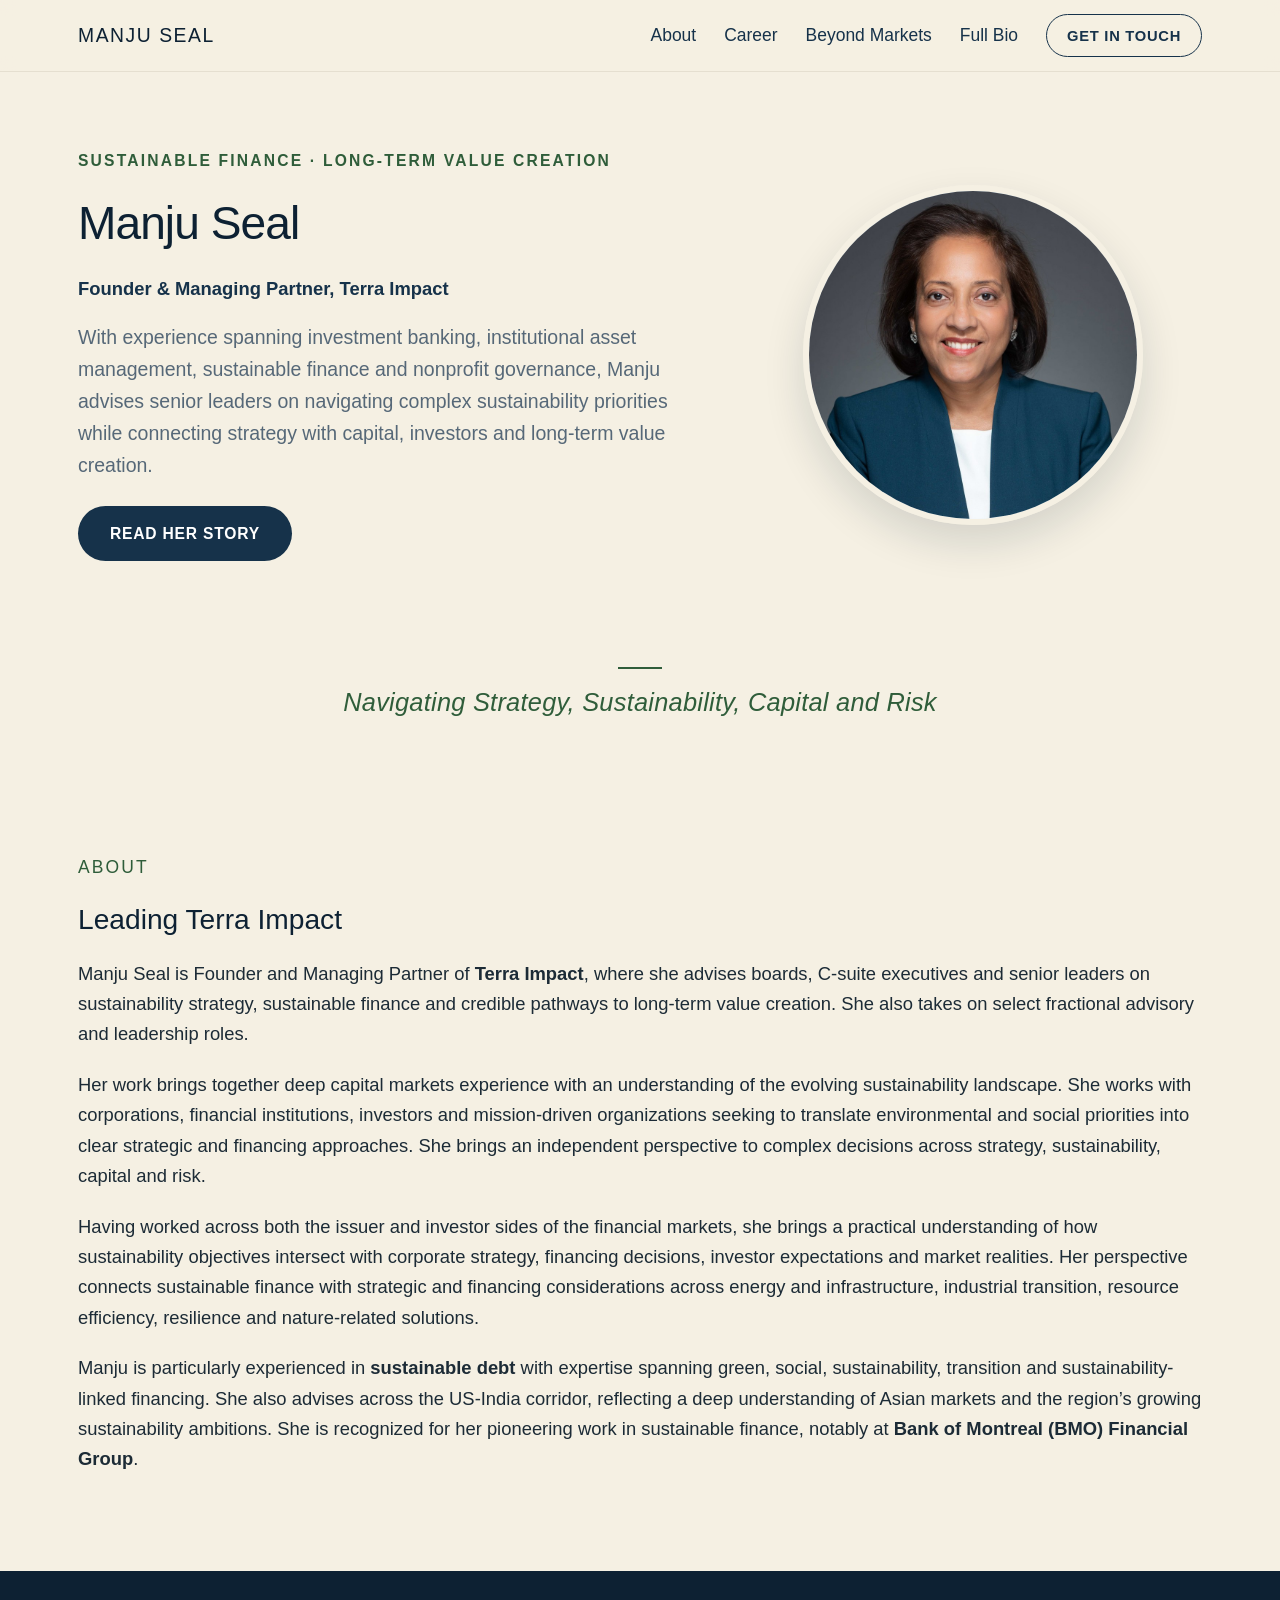
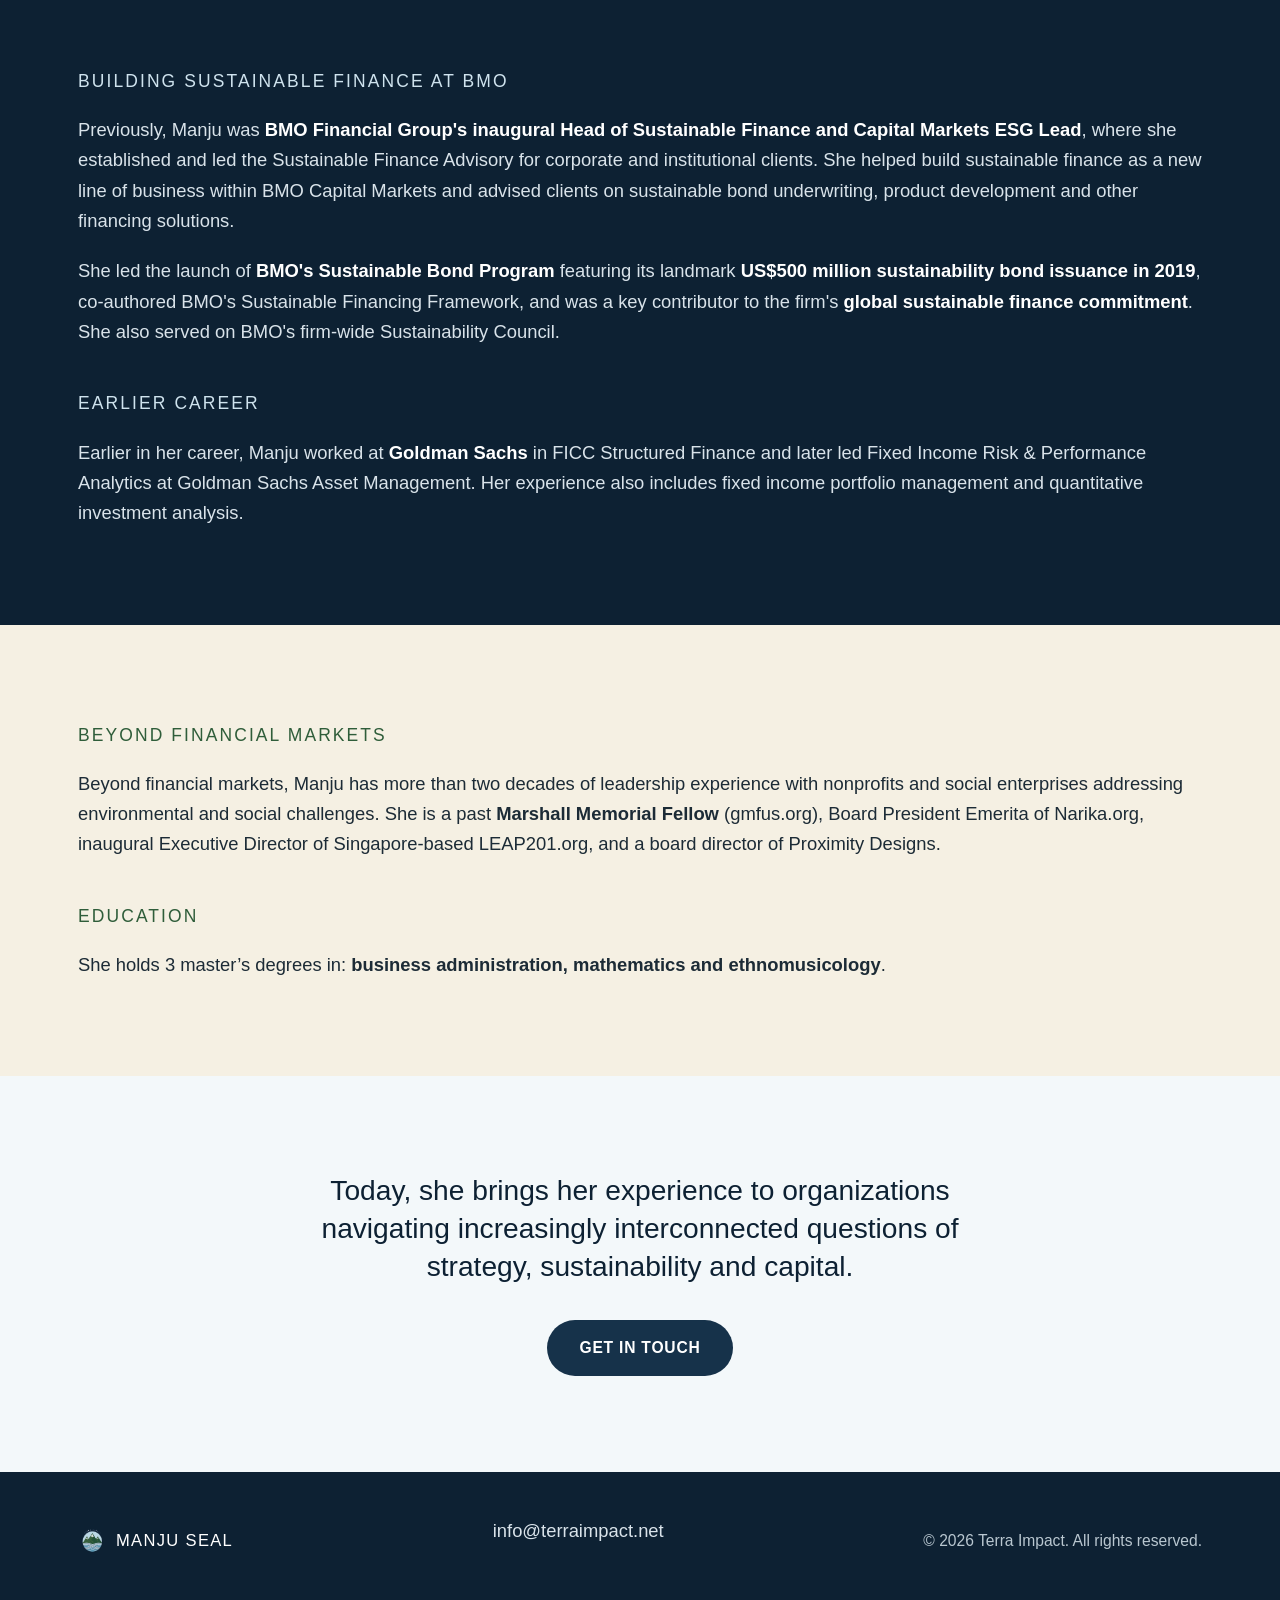
<file: index.html>
<!DOCTYPE html>
<html lang="en">
<head>
<meta charset="UTF-8">
<meta name="viewport" content="width=device-width, initial-scale=1.0">
<title>Manju Seal | Sustainable Finance &amp; Long-Term Value Creation</title>
<meta name="description" content="Manju Seal is Founder &amp; Managing Partner of Terra Impact and former Head of Sustainable Finance and Capital Markets ESG Lead at BMO Financial Group.">

<link rel="icon" type="image/png" sizes="32x32" href="assets/favicon-32.png">
<link rel="apple-touch-icon" sizes="180x180" href="assets/favicon-180.png">

<link rel="stylesheet" href="style.css">
</head>
<body>

<a class="skip-link" href="#main">Skip to content</a>

<header class="site-header" id="top">
  <div class="wrap header-inner">
    <a class="brand" href="#top">
      <span class="brand-name">MANJU SEAL</span>
    </a>
    <button class="nav-toggle" id="navToggle" aria-label="Toggle navigation" aria-expanded="false">
      <span></span><span></span><span></span>
    </button>
    <nav class="site-nav" id="siteNav">
      <a href="#about">About</a>
      <a href="#career">Career</a>
      <a href="#beyond">Beyond Markets</a>
      <a href="full-bio.html">Full Bio</a>
      <a href="#contact" class="nav-cta">Get in Touch</a>
    </nav>
  </div>
</header>

<main id="main">

  <!-- HERO -->
  <section class="hero">
    <div class="wrap hero-grid">
      <div class="hero-copy">
        <p class="eyebrow">Sustainable Finance &middot; Long-Term Value Creation</p>
        <h1>Manju Seal</h1>
        <p class="hero-role">Founder &amp; Managing Partner, Terra Impact</p>
        <p class="lede">With experience spanning investment banking, institutional asset management, sustainable finance and nonprofit governance, Manju advises senior leaders on navigating complex sustainability priorities while connecting strategy with capital, investors and long-term value creation.</p>
        <div class="hero-actions">
          <a href="#about" class="btn btn-primary">Read Her Story</a>
        </div>
      </div>
      <div class="hero-mark">
        <div class="headshot-frame">
          <img src="assets/headshot.jpg" alt="Manju Seal" class="headshot-img" onerror="this.parentElement.classList.add('headshot-empty'); this.remove();">
        </div>
      </div>
    </div>
  </section>

  <!-- TAGLINE -->
  <section class="section tagline-section">
    <div class="wrap">
      <div class="tagline-rule"></div>
      <p class="tagline">Navigating Strategy, Sustainability, Capital and Risk</p>
    </div>
  </section>

  <!-- ABOUT -->
  <section class="section" id="about">
    <div class="wrap">
      <p class="kicker">About</p>
      <p class="section-lede">Leading Terra Impact</p>
      <p>Manju Seal is Founder and Managing Partner of <strong>Terra Impact</strong>, where she advises boards, C-suite executives and senior leaders on sustainability strategy, sustainable finance and credible pathways to long-term value creation. She also takes on select fractional advisory and leadership roles.</p>
      <p>Her work brings together deep capital markets experience with an understanding of the evolving sustainability landscape. She works with corporations, financial institutions, investors and mission-driven organizations seeking to translate environmental and social priorities into clear strategic and financing approaches. She brings an independent perspective to complex decisions across strategy, sustainability, capital and risk.</p>
      <p>Having worked across both the issuer and investor sides of the financial markets, she brings a practical understanding of how sustainability objectives intersect with corporate strategy, financing decisions, investor expectations and market realities. Her perspective connects sustainable finance with strategic and financing considerations across energy and infrastructure, industrial transition, resource efficiency, resilience and nature-related solutions.</p>
      <p>Manju is particularly experienced in <strong>sustainable debt</strong> with expertise spanning green, social, sustainability, transition and sustainability-linked financing. She also advises across the US-India corridor, reflecting a deep understanding of Asian markets and the region&rsquo;s growing sustainability ambitions. She is recognized for her pioneering work in sustainable finance, notably at <strong>Bank of Montreal (BMO) Financial Group</strong>.</p>
    </div>
  </section>

  <!-- CAREER -->
  <section class="section dark-band" id="career">
    <div class="wrap">
      <p class="kicker">Building Sustainable Finance at BMO</p>
      <p>Previously, Manju was <strong>BMO Financial Group's inaugural Head of Sustainable Finance and Capital Markets ESG Lead</strong>, where she established and led the Sustainable Finance Advisory for corporate and institutional clients. She helped build sustainable finance as a new line of business within BMO Capital Markets and advised clients on sustainable bond underwriting, product development and other financing solutions.</p>
      <p>She led the launch of <strong>BMO's Sustainable Bond Program</strong> featuring its landmark <strong>US$500 million sustainability bond issuance in 2019</strong>, co-authored BMO's Sustainable Financing Framework, and was a key contributor to the firm's <strong>global sustainable finance commitment</strong>. She also served on BMO's firm-wide Sustainability Council.</p>

      <p class="kicker" style="margin-top:2.4em;">Earlier Career</p>
      <p>Earlier in her career, Manju worked at <strong>Goldman Sachs</strong> in FICC Structured Finance and later led Fixed Income Risk &amp; Performance Analytics at Goldman Sachs Asset Management. Her experience also includes fixed income portfolio management and quantitative investment analysis.</p>
    </div>
  </section>

  <!-- BEYOND MARKETS -->
  <section class="section" id="beyond">
    <div class="wrap">
      <p class="kicker">Beyond Financial Markets</p>
      <p>Beyond financial markets, Manju has more than two decades of leadership experience with nonprofits and social enterprises addressing environmental and social challenges. She is a past <strong>Marshall Memorial Fellow</strong> (gmfus.org), Board President Emerita of Narika.org, inaugural Executive Director of Singapore-based LEAP201.org, and a board director of Proximity Designs.</p>

      <p class="kicker" style="margin-top:2.4em;">Education</p>
      <p>She holds 3 master&rsquo;s degrees in: <strong>business administration, mathematics and ethnomusicology</strong>.</p>
    </div>
  </section>

  <!-- CONTACT -->
  <section class="section closing" id="contact">
    <div class="wrap narrow">
      <p class="section-lede center">Today, she brings her experience to organizations navigating increasingly interconnected questions of strategy, sustainability and capital.</p>
      <div class="center">
        <a href="mailto:info@terraimpact.net" class="btn btn-primary">Get in Touch</a>
      </div>
    </div>
  </section>

</main>

<footer class="site-footer">
  <div class="wrap footer-inner">
    <div class="footer-brand">
      <img src="assets/logo.png" alt="Terra Impact" class="footer-mark">
      <span>MANJU SEAL</span>
    </div>
    <p class="footer-contact"><a href="mailto:info@terraimpact.net">info@terraimpact.net</a></p>
    <p class="footer-copy">&copy; <span id="year"></span> Terra Impact. All rights reserved.</p>
  </div>
</footer>

<script src="script.js"></script>
</body>
</html>
</file>
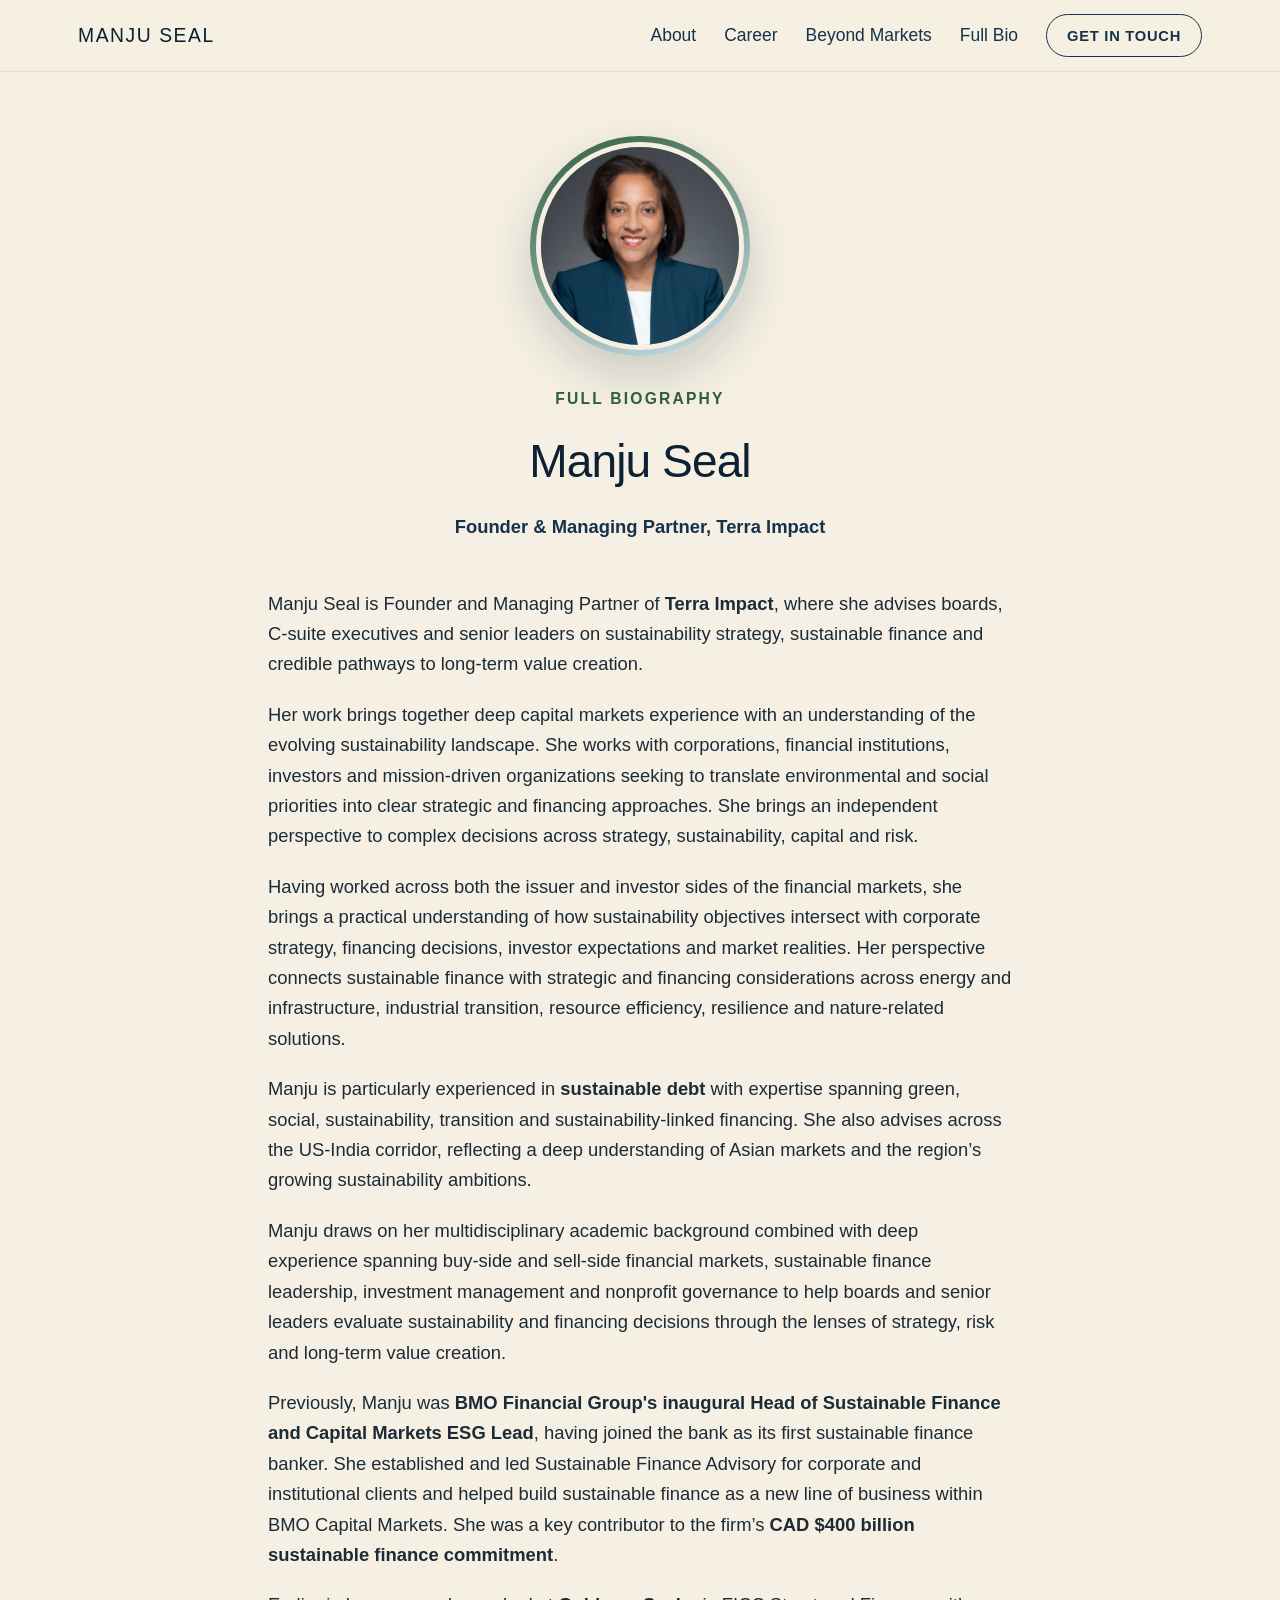
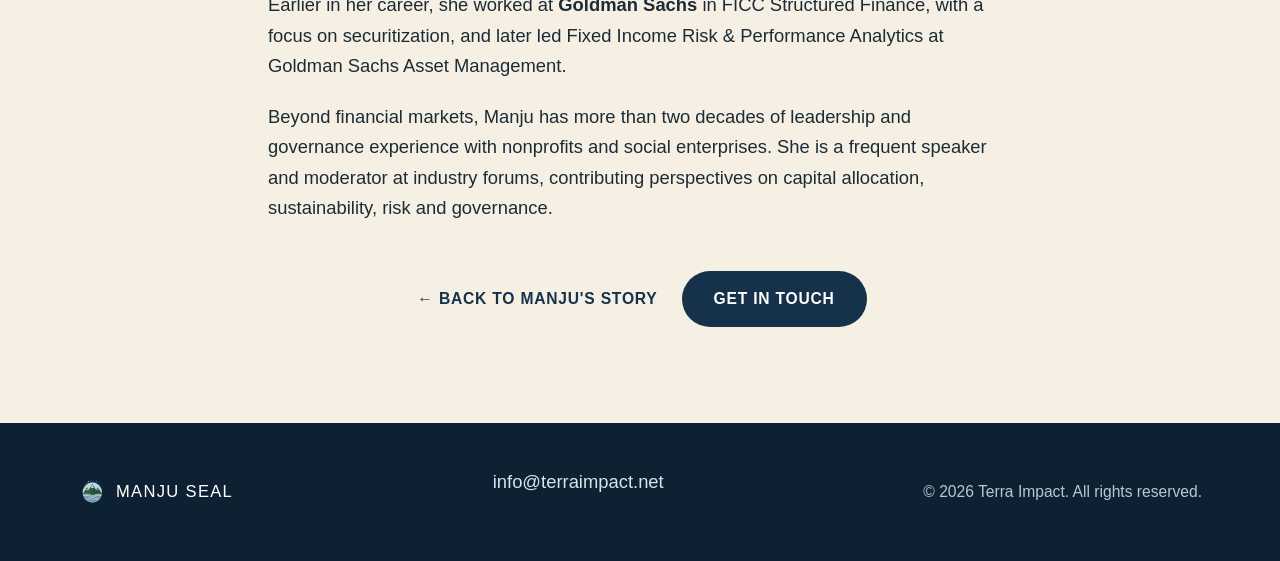
<file: full-bio.html>
<!DOCTYPE html>
<html lang="en">
<head>
<meta charset="UTF-8">
<meta name="viewport" content="width=device-width, initial-scale=1.0">
<title>Full Bio | Manju Seal</title>
<meta name="description" content="Full biography of Manju Seal, Founder & Managing Partner of Terra Impact and former inaugural Head of Sustainable Finance and Capital Markets ESG Lead at BMO Financial Group.">

<link rel="icon" type="image/png" sizes="32x32" href="assets/favicon-32.png">
<link rel="apple-touch-icon" sizes="180x180" href="assets/favicon-180.png">

<link rel="stylesheet" href="style.css">
</head>
<body>

<a class="skip-link" href="#main">Skip to content</a>

<header class="site-header" id="top">
  <div class="wrap header-inner">
    <a class="brand" href="index.html">
      <span class="brand-name">MANJU SEAL</span>
    </a>
    <button class="nav-toggle" id="navToggle" aria-label="Toggle navigation" aria-expanded="false">
      <span></span><span></span><span></span>
    </button>
    <nav class="site-nav" id="siteNav">
      <a href="index.html#about">About</a>
      <a href="index.html#career">Career</a>
      <a href="index.html#beyond">Beyond Markets</a>
      <a href="full-bio.html">Full Bio</a>
      <a href="index.html#contact" class="nav-cta">Get in Touch</a>
    </nav>
  </div>
</header>

<main id="main">

  <!-- BIO HERO -->
  <section class="hero bio-hero">
    <div class="wrap">
      <div class="bio-hero-inner">
        <div class="bio-portrait-ring">
          <div class="headshot-frame">
            <img src="assets/headshot.jpg" alt="Manju Seal" class="headshot-img" onerror="this.parentElement.parentElement.classList.add('headshot-empty'); this.remove();">
          </div>
        </div>
        <p class="eyebrow">Full Biography</p>
        <h1>Manju Seal</h1>
        <p class="hero-role">Founder &amp; Managing Partner, Terra Impact</p>
      </div>
    </div>
  </section>

  <!-- FULL BIO TEXT -->
  <section class="section bio-content">
    <div class="wrap narrow">
      <p>Manju Seal is Founder and Managing Partner of <strong>Terra Impact</strong>, where she advises boards, C-suite executives and senior leaders on sustainability strategy, sustainable finance and credible pathways to long-term value creation.</p>

      <p>Her work brings together deep capital markets experience with an understanding of the evolving sustainability landscape. She works with corporations, financial institutions, investors and mission-driven organizations seeking to translate environmental and social priorities into clear strategic and financing approaches. She brings an independent perspective to complex decisions across strategy, sustainability, capital and risk.</p>

      <p>Having worked across both the issuer and investor sides of the financial markets, she brings a practical understanding of how sustainability objectives intersect with corporate strategy, financing decisions, investor expectations and market realities. Her perspective connects sustainable finance with strategic and financing considerations across energy and infrastructure, industrial transition, resource efficiency, resilience and nature-related solutions.</p>

      <p>Manju is particularly experienced in <strong>sustainable debt</strong> with expertise spanning green, social, sustainability, transition and sustainability-linked financing. She also advises across the US-India corridor, reflecting a deep understanding of Asian markets and the region&rsquo;s growing sustainability ambitions.</p>

      <p>Manju draws on her multidisciplinary academic background combined with deep experience spanning buy-side and sell-side financial markets, sustainable finance leadership, investment management and nonprofit governance to help boards and senior leaders evaluate sustainability and financing decisions through the lenses of strategy, risk and long-term value creation.</p>

      <p>Previously, Manju was <strong>BMO Financial Group's inaugural Head of Sustainable Finance and Capital Markets ESG Lead</strong>, having joined the bank as its first sustainable finance banker. She established and led Sustainable Finance Advisory for corporate and institutional clients and helped build sustainable finance as a new line of business within BMO Capital Markets. She was a key contributor to the firm&rsquo;s <strong>CAD $400 billion sustainable finance commitment</strong>.</p>

      <p>Earlier in her career, she worked at <strong>Goldman Sachs</strong> in FICC Structured Finance, with a focus on securitization, and later led Fixed Income Risk &amp; Performance Analytics at Goldman Sachs Asset Management.</p>

      <p>Beyond financial markets, Manju has more than two decades of leadership and governance experience with nonprofits and social enterprises. She is a frequent speaker and moderator at industry forums, contributing perspectives on capital allocation, sustainability, risk and governance.</p>

      <div class="center bio-back">
        <a href="index.html" class="btn btn-ghost">&larr; Back to Manju's Story</a>
        <a href="index.html#contact" class="btn btn-primary">Get in Touch</a>
      </div>
    </div>
  </section>

</main>

<footer class="site-footer">
  <div class="wrap footer-inner">
    <div class="footer-brand">
      <img src="assets/logo.png" alt="Terra Impact" class="footer-mark">
      <span>MANJU SEAL</span>
    </div>
    <p class="footer-contact"><a href="mailto:info@terraimpact.net">info@terraimpact.net</a></p>
    <p class="footer-copy">&copy; <span id="year"></span> Terra Impact. All rights reserved.</p>
  </div>
</footer>

<script src="script.js"></script>
</body>
</html>
</file>
<file: style.css>
/* ---------- Design tokens ---------- */
:root{
  --navy: #16324a;
  --navy-deep: #0d2133;
  --forest: #2f5d3a;
  --forest-dark: #204028;
  --sky: #cfe3ee;
  --sky-light: #f3f8fa;
  --cream: #f5f0e3;
  --ink: #1c2b36;
  --muted: #566878;
  --white: #f5f0e3;
  --line: #e5dfd0;
  --radius: 10px;
  --font: "Optima", "Optima Nova", "Optima Std", Candara, "Segoe UI", "Century Gothic", "URW Gothic", sans-serif;
  --serif: var(--font);
  --sans: var(--font);
  --max: 1180px;
  --max-narrow: 800px;
}

*,*::before,*::after{ box-sizing: border-box; }
html{ scroll-behavior: smooth; font-size: 115%; }
body{
  margin:0;
  font-family: var(--font);
  font-weight: 500;
  color: var(--ink);
  background: var(--white);
  line-height: 1.65;
  -webkit-font-smoothing: antialiased;
}
img{ max-width:100%; display:block; }
a{ color: inherit; }

.wrap{
  max-width: var(--max);
  margin: 0 auto;
  padding: 0 28px;
}
.wrap.narrow{ max-width: var(--max-narrow); }

.skip-link{
  position:absolute; left:-999px; top:auto;
  background:var(--navy); color:#fff; padding:12px 18px; z-index:200;
}
.skip-link:focus{ left: 16px; top: 16px; }

h1,h2,h3,h4{
  font-family: var(--serif);
  font-weight: 500;
  color: var(--navy-deep);
  margin: 0 0 0.5em;
}
h1{ letter-spacing: -0.02em; }

p{ margin: 0 0 1.1em; }
p:last-child{ margin-bottom:0; }

.kicker{
  font-family: var(--serif);
  font-size: 0.95rem;
  letter-spacing: 0.12em;
  text-transform: uppercase;
  color: var(--forest);
  margin: 0 0 1.1em;
}
.kicker.center{ text-align:center; }
.kicker.light{ color: var(--sky); text-shadow: 0 1px 10px rgba(9,20,30,0.55); }

.section-lede{
  font-family: var(--serif);
  font-size: clamp(1.4rem, 2.2vw, 1.9rem);
  color: var(--navy-deep);
  line-height: 1.35;
  margin-bottom: 0.7em;
}
.section-lede.center{ text-align:center; }
.section-lede.light{ color:#fff; text-shadow: 0 2px 16px rgba(9,20,30,0.55); }

.callout{
  font-family: var(--serif);
  font-size: 1.25rem;
  color: var(--navy);
  border-left: 3px solid var(--forest);
  padding-left: 1.1em;
  margin-top: 1.6em;
}

.center{ text-align:center; }
.light{ color: #eef3f6; text-shadow: 0 1px 10px rgba(9,20,30,0.5); }

/* ---------- Buttons ---------- */
.btn{
  display:inline-block;
  font-family: var(--sans);
  font-weight: 600;
  font-size: 0.85rem;
  letter-spacing: 0.05em;
  text-transform: uppercase;
  padding: 15px 32px;
  border-radius: 999px;
  text-decoration:none;
  transition: transform .15s ease, background .15s ease, color .15s ease, box-shadow .15s ease;
}
.btn-primary{
  background: var(--navy);
  color: #fff;
}
.btn-primary:hover{ background: var(--forest-dark); transform: translateY(-1px); }
.btn-ghost{
  background:none;
  border:none;
  color: var(--navy);
  padding: 15px 4px;
}
.btn-ghost:hover{ color: var(--forest); text-decoration: underline; }

/* ---------- Header ---------- */
.site-header{
  position: sticky; top:0; z-index: 100;
  background: rgba(245,240,227,0.94);
  backdrop-filter: saturate(180%) blur(8px);
  border-bottom: 1px solid var(--line);
}
.header-inner{
  display:flex; align-items:center; justify-content:space-between;
  padding-top: 14px; padding-bottom: 14px;
}
.brand{
  display:flex; align-items:center; gap:12px;
  text-decoration:none;
}
.brand-mark{ width: 40px; height:40px; }
.brand-name{
  font-family: var(--serif);
  font-size: 1.05rem;
  letter-spacing: 0.08em;
  color: var(--navy-deep);
}
.site-nav{
  display:flex; align-items:center; gap: 28px;
  font-size: 0.95rem;
}
.site-nav a{
  text-decoration:none;
  color: var(--navy);
}
.site-nav a:not(.nav-cta):hover{ color: var(--forest); }
.nav-cta{
  background: transparent;
  border: 1.5px solid var(--navy);
  color: var(--navy) !important;
  padding: 8.5px 20px;
  border-radius: 999px;
  font-weight: 600;
  font-size: 0.8rem;
  letter-spacing: 0.05em;
  text-transform: uppercase;
}
.nav-cta:hover{ background: var(--navy); color:#fff !important; }

.nav-toggle{
  display:none;
  flex-direction:column;
  justify-content:center;
  gap:5px;
  width:32px; height:32px;
  background:none; border:none; cursor:pointer;
  padding:0;
}
.nav-toggle span{
  display:block; height:2px; width:100%;
  background: var(--navy-deep);
}

/* ---------- Hero ---------- */
.hero{
  background: var(--cream);
  padding: 76px 0 90px;
}
.hero-grid{
  display:grid;
  grid-template-columns: 1.15fr 0.85fr;
  align-items:center;
  gap: 48px;
}
.hero .eyebrow{
  font-family: var(--font);
  font-size: 0.85rem;
  font-weight: 600;
  letter-spacing: 0.14em;
  text-transform: uppercase;
  color: var(--forest);
  margin-bottom: 20px;
}
.hero h1{
  color: var(--navy-deep);
  font-size: clamp(2rem, 3.6vw, 2.9rem);
  line-height: 1.28;
  font-weight: 500;
  margin-bottom: 22px;
}
.hero .lede{
  color: var(--muted);
  font-size: 1.06rem;
  max-width: 620px;
}
.hero-actions{
  display:flex; flex-wrap:wrap; align-items:center; gap: 8px 20px;
  margin-top: 24px;
}
.hero-mark{
  display:flex;
  justify-content:center;
}
.hero-logo-graphic{
  width: 100%;
  max-width: 380px;
}

/* ---------- Generic sections ---------- */
.section{
  padding: 96px 0;
}
.market{ background: var(--sky-light); }

/* ---------- Services ---------- */
.service-grid{
  display:grid;
  grid-template-columns: repeat(2, 1fr);
  gap: 28px;
  margin-top: 20px;
}
.service-card{
  background: var(--white);
  border: 1px solid var(--line);
  border-radius: var(--radius);
  padding: 36px;
  position:relative;
}
.service-index{
  font-family: var(--serif);
  color: var(--sky);
  font-size: 2.6rem;
  line-height:1;
  position:absolute;
  top: 24px; right: 30px;
}
.service-card h3{
  font-size: 1.35rem;
  max-width: 85%;
}
.service-tag{
  font-family: var(--serif);
  color: var(--forest);
  font-size: 1.05rem;
  margin-bottom: 0.9em;
}
.service-work-label{
  font-weight: 600;
  font-size: 0.9rem;
  color: var(--navy);
  margin-bottom: 0.5em;
}
.service-card ul{
  margin: 0 0 1.1em;
  padding-left: 1.1em;
}
.service-card li{
  margin-bottom: 0.4em;
  color: var(--ink);
}
.service-foot{
  color: var(--muted);
  font-size: 0.96rem;
  border-top: 1px solid var(--line);
  padding-top: 1em;
  margin-top: 1.2em;
}

/* ---------- Why / dark band (shared dark-section treatment) ---------- */
.why, .dark-band{ background: var(--navy-deep); color: #eef3f6; }
.why .kicker, .dark-band .kicker{ color: var(--sky); }
.why p, .dark-band p{ color: #d9e3ea; }
.dark-band strong{ color: #fff; }

/* ---------- Hero role / headshot / stats (manjuseal.com) ---------- */
.hero-role{
  font-family: var(--font);
  font-size: 1rem;
  font-weight: 600;
  color: var(--navy);
  line-height: 1.5;
  margin-bottom: 18px;
}
.headshot-frame{
  position:relative;
  width: 100%;
  max-width: 340px;
  aspect-ratio: 1 / 1;
  margin: 0 auto;
  border-radius: 50%;
  overflow:hidden;
  background: linear-gradient(160deg, var(--sky) 0%, var(--sky-light) 100%);
  border: 6px solid var(--white);
  box-shadow: 0 18px 40px rgba(13,33,51,0.14);
}
.headshot-img{
  width:100%; height:100%;
  object-fit: cover;
}
.headshot-empty::after{
  content: "MS";
  position:absolute; inset:0;
  display:flex; align-items:center; justify-content:center;
  font-family: var(--font);
  font-weight:600;
  font-size: 4.5rem;
  letter-spacing: 0.04em;
  color: var(--navy);
  opacity: 0.35;
}

.tagline-section{ padding: 16px 0 36px; }
.tagline-rule{
  width: 44px;
  height: 2px;
  background: var(--forest);
  margin: 0 auto 16px;
}
.tagline{
  font-family: var(--serif);
  font-style: italic;
  font-weight: 500;
  font-size: clamp(1.38rem, 1.8vw, 1.53rem);
  color: var(--forest);
  text-align: center;
  max-width: none;
  margin: 0 auto;
  line-height: 1.4;
  letter-spacing: 0.01em;
  white-space: nowrap;
}
@media (max-width: 900px){
  .tagline{ white-space: normal; max-width: 480px; }
}

.glance{ padding: 64px 0; }
.stat-grid{
  display:grid;
  grid-template-columns: repeat(3, 1fr);
  gap: 24px;
  max-width: 760px;
  margin: 0 auto;
}
.stat{
  text-align:center;
  padding: 8px 12px;
  border-left: 2px solid var(--line);
}
.stat:first-child{ border-left: none; }
.stat-num{
  display:block;
  font-family: var(--font);
  font-weight:600;
  font-size: 1.9rem;
  color: var(--forest);
  margin-bottom: 8px;
}
.stat-label{
  display:block;
  font-size: 0.86rem;
  color: var(--muted);
  line-height:1.5;
}
.why-grid{
  display:grid;
  grid-template-columns: repeat(5, 1fr);
  gap: 20px;
  margin-top: 44px;
}
.why-item{
  background: rgba(255,255,255,0.05);
  border: 1px solid rgba(255,255,255,0.12);
  border-radius: var(--radius);
  padding: 26px 22px;
}
.why-item h4{
  color: #fff;
  font-size: 1.05rem;
  margin-bottom: 0.5em;
}
.why-item p{
  color: #c3d1da;
  font-size: 0.95rem;
  margin: 0;
}

/* ---------- Media banner (background photo + readable text) ---------- */
.hero-media{
  position:absolute; inset:0;
  background-size: cover;
  background-position: center;
}
.hero-scrim{
  position:absolute; inset:0;
  background: linear-gradient(100deg, rgba(9,20,30,0.82) 0%, rgba(9,20,30,0.6) 32%, rgba(9,20,30,0.18) 62%, rgba(9,20,30,0.05) 100%);
}

/* ---------- Global ---------- */
.global{
  position:relative;
  min-height: 70vh;
  display:flex;
  align-items:center;
  overflow:hidden;
  color:#fff;
}
.global-content{ position:relative; max-width: 760px; padding-top: 90px; padding-bottom: 90px; }
.global-content p{ margin-bottom: 1em; text-shadow: 0 1px 10px rgba(9,20,30,0.5); }

/* ---------- Full bio page ---------- */
.bio-hero{ text-align:center; padding: 64px 0 24px; }
.bio-content{ padding-top: 24px; }
.bio-hero-inner{ max-width: 640px; margin: 0 auto; }
.bio-hero .eyebrow{ justify-content:center; }
.bio-hero .hero-role{ margin-bottom: 0; }
.bio-portrait-ring{
  width: 220px;
  height: 220px;
  margin: 0 auto 30px;
  border-radius: 50%;
  padding: 6px;
  background: linear-gradient(155deg, var(--forest) 0%, var(--sky) 100%);
  box-shadow: 0 20px 48px rgba(13,33,51,0.18);
}
.bio-portrait-ring .headshot-frame{
  width: 100%;
  max-width: none;
  aspect-ratio: 1 / 1;
  border-width: 5px;
  box-shadow: none;
  margin: 0;
}
.bio-back{ margin-top: 2.6em; display:flex; flex-wrap:wrap; justify-content:center; gap: 8px 20px; }

/* ---------- Founder ---------- */
.founder-card{
  background: var(--sky-light);
  border: 1px solid var(--line);
  border-radius: var(--radius);
  padding: 44px;
}
.founder-title{
  font-family: var(--serif);
  color: var(--forest);
  font-size: 1.05rem;
  margin-bottom: 1em;
}
.bio-toggle{ margin-top: 1.6em; }
.bio-toggle summary{
  cursor:pointer;
  font-family: var(--serif);
  color: var(--navy-deep);
  font-weight: 500;
  font-size: 1.05rem;
  list-style:none;
}
.bio-toggle summary::-webkit-details-marker{ display:none; }
.bio-toggle summary::before{ content: ""; }
.full-bio{
  margin-top: 24px;
  padding-top: 24px;
  border-top: 1px solid var(--line);
}
.full-bio p{ color: var(--ink); }

/* ---------- Closing ---------- */
.closing{ background: var(--sky-light); }
.closing .btn{ margin-top: 14px; }

/* ---------- Footer ---------- */
.site-footer{
  background: var(--navy-deep);
  color: #b9c7d0;
  padding: 44px 0;
}
.footer-inner{
  display:flex; flex-wrap:wrap; align-items:center; justify-content:space-between; gap: 16px;
}
.footer-brand{ display:flex; align-items:center; gap:10px; }
.footer-mark{ width:28px; height:28px; }
.footer-brand span{
  font-family: var(--serif);
  letter-spacing: 0.08em;
  color:#fff;
  font-size: 0.9rem;
}
.footer-contact a{ text-decoration:none; color:#d9e3ea; }
.footer-contact a:hover{ color:#fff; }
.footer-copy{ font-size: 0.85rem; margin:0; }

/* ---------- Responsive ---------- */
@media (max-width: 900px){
  .service-grid{ grid-template-columns: 1fr; }
  .why-grid{ grid-template-columns: repeat(2, 1fr); }
  .hero-grid{ grid-template-columns: 1fr; gap: 8px; }
  .hero-mark{ order: -1; }
  .hero-logo-graphic{ max-width: 220px; margin: 0 auto 8px; }
  .headshot-frame{ max-width: 220px; margin-bottom: 8px; }
  .stat-grid{ grid-template-columns: 1fr; gap: 28px; }
  .stat{ border-left:none; }
}

@media (max-width: 720px){
  .nav-toggle{ display:flex; }
  .site-nav{
    position:absolute;
    top: 100%; left:0; right:0;
    background: var(--white);
    border-bottom: 1px solid var(--line);
    flex-direction:column;
    align-items:flex-start;
    gap: 0;
    padding: 8px 28px 20px;
    display:none;
  }
  .site-nav.open{ display:flex; }
  .site-nav a{ padding: 12px 0; width:100%; }
  .nav-cta{ margin-top: 8px; text-align:center; }

  .hero{ padding: 44px 0 56px; }
  .section{ padding: 64px 0; }
  .why-grid{ grid-template-columns: 1fr; }
  .founder-card{ padding: 28px; }
}
</file>
